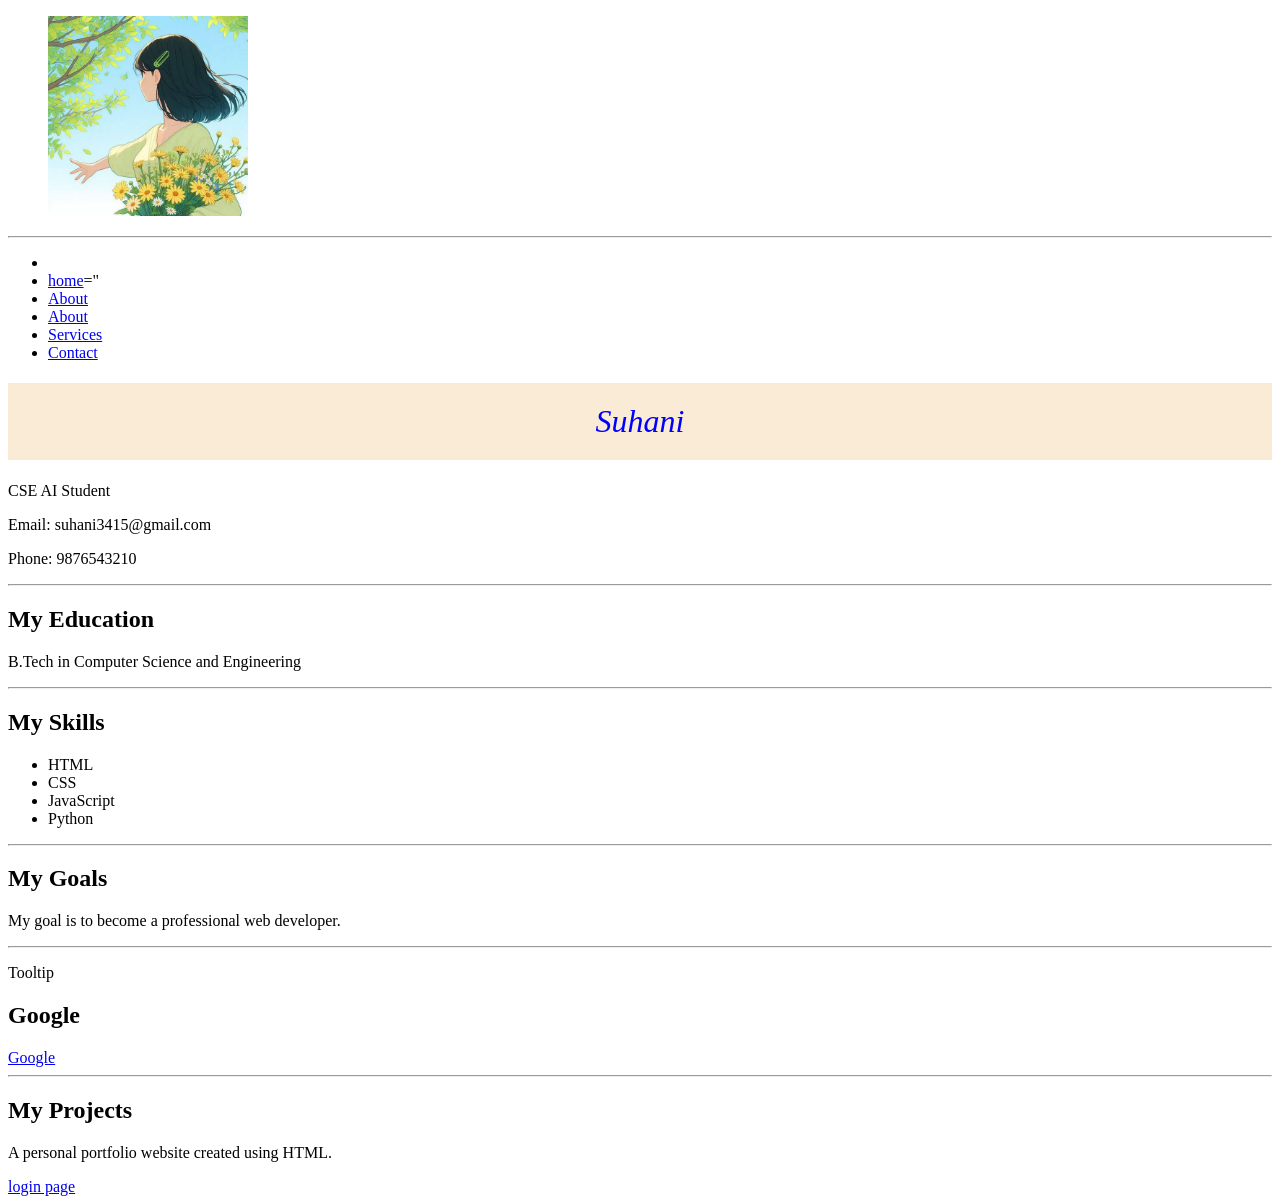
<file: aboutme.html>
<!DOCTYPE html>
<html lang="en">
<head>
    <meta charset="UTF-8">
    <meta name="viewport" content="width=device-width, initial-scale=1.0">
    <title>About me</title>
    <figure>
        <img src="image.jpg" alt="Image" width="200" height="200">
    </figure>
    <hr>
    <style>  
    h1{
        text-align:center;
        color:blue !important;
        background-color: antiquewhite;
      font-family:time new roman;
        /* font-size: 5em; */
        font-weight: 100;
        font-style: italic;
    padding: 20px;}
        </style>
</head>
<body>
     <ul>
        <li id="apply-now"><a></a> 
        <li><a href="#" classactive">home</a>="</li>
        <li><a href="list.html"target="_blank">About</a></li>
        
        <li><a href="layout/layout.html">About</a></li>
        <li><a href="services.html">Services</a></li>
        <li><a href="contact.html">Contact</a></li>
    </ul>

    <h1>Suhani</h1>
    <p>CSE AI Student</p>
    <p>Email: suhani3415@gmail.com</p>
    <p> Phone: 9876543210</p>
    <hr>
    <h2>My Education</h2>
    <p>B.Tech in Computer Science and Engineering</p>
    <hr>
    <h2>My Skills</h2>
    <ul>
        <li>HTML</li>
        <li>CSS</li>
        <li>JavaScript</li>
        <li>Python</li>
    </ul>
    <hr>
    <h2>My Goals</h2>
    <p>My goal is to become a professional web developer.</p>
    <hr>

    <div>
       <p title="this is tooltip">Tooltip </p>
        <h2>Google</h2>
        <a href="https://www.google.com/" target="_blank">Google</a>
    </div>
    <hr>
    <h2>My Projects</h2>
    <p>A personal portfolio website created using HTML.</p>
    <a href="loginwindow.html">
        login page


</body>
</html>
</file>
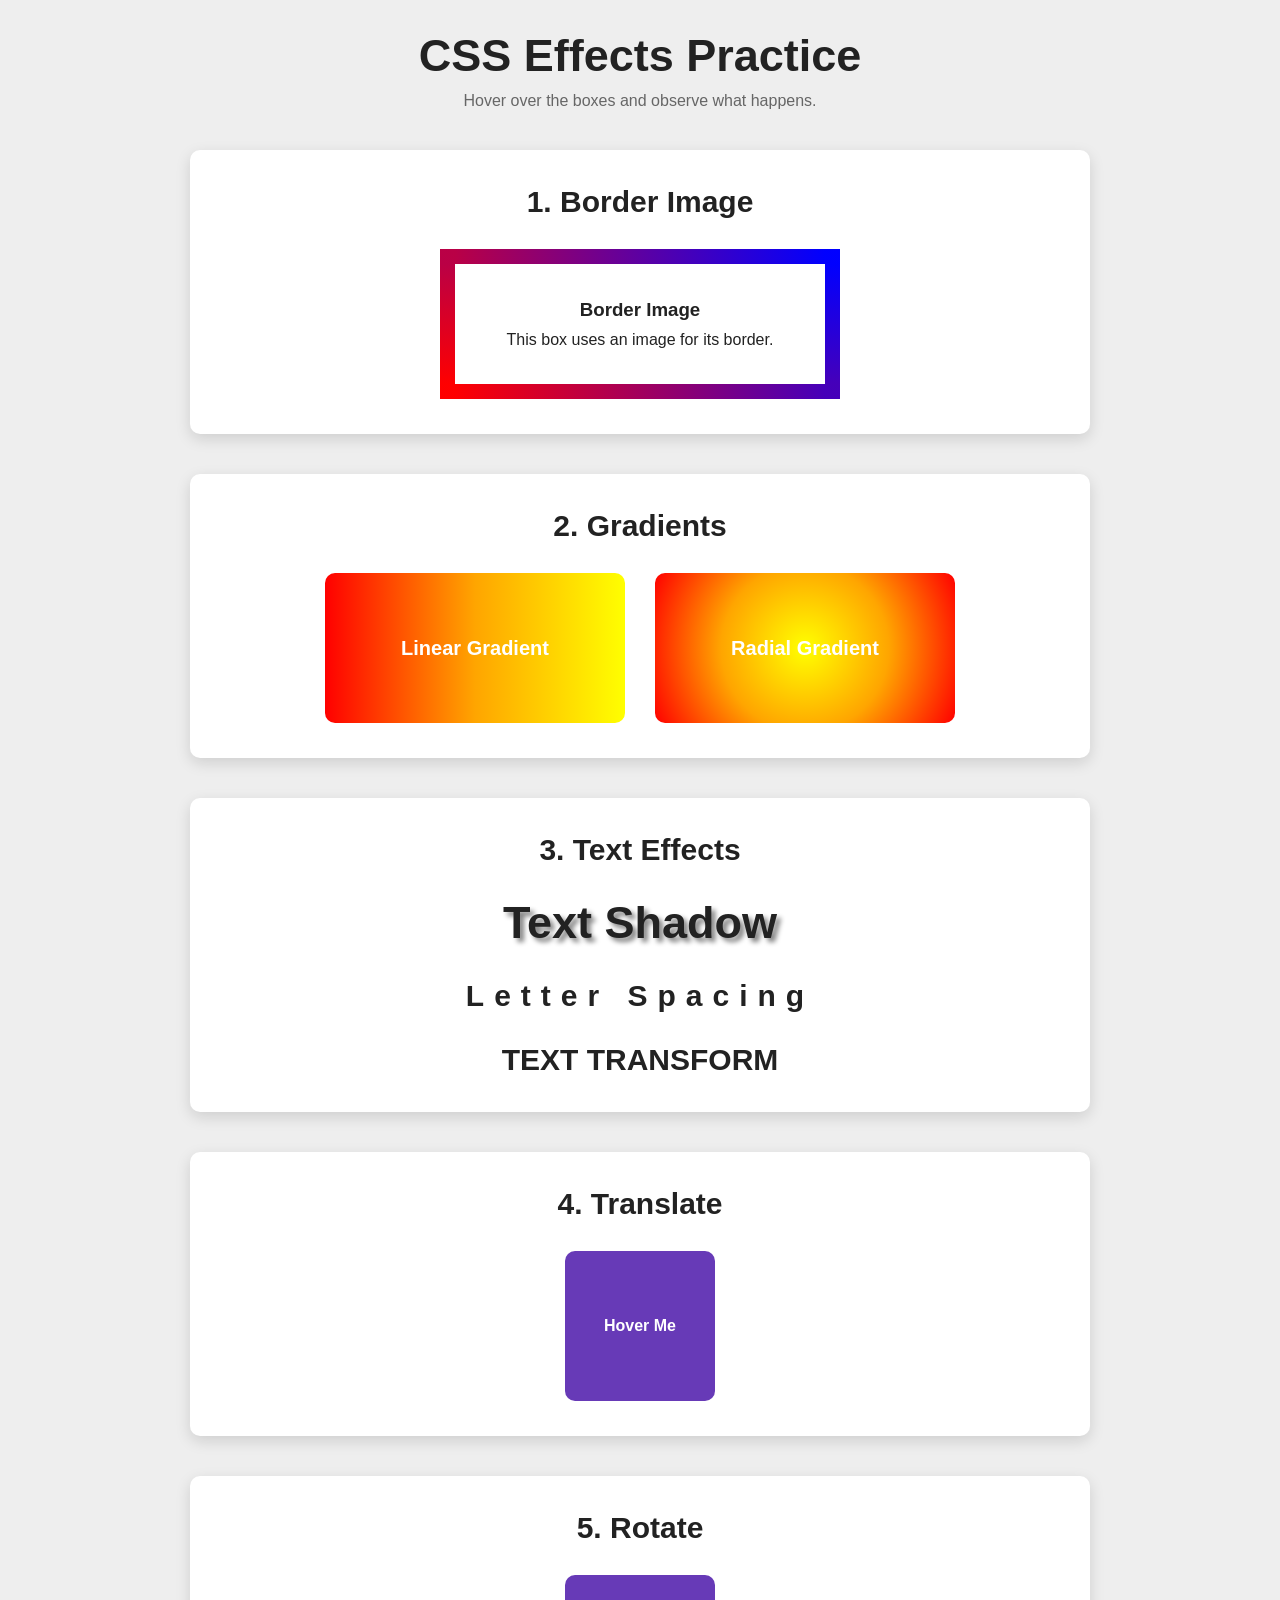
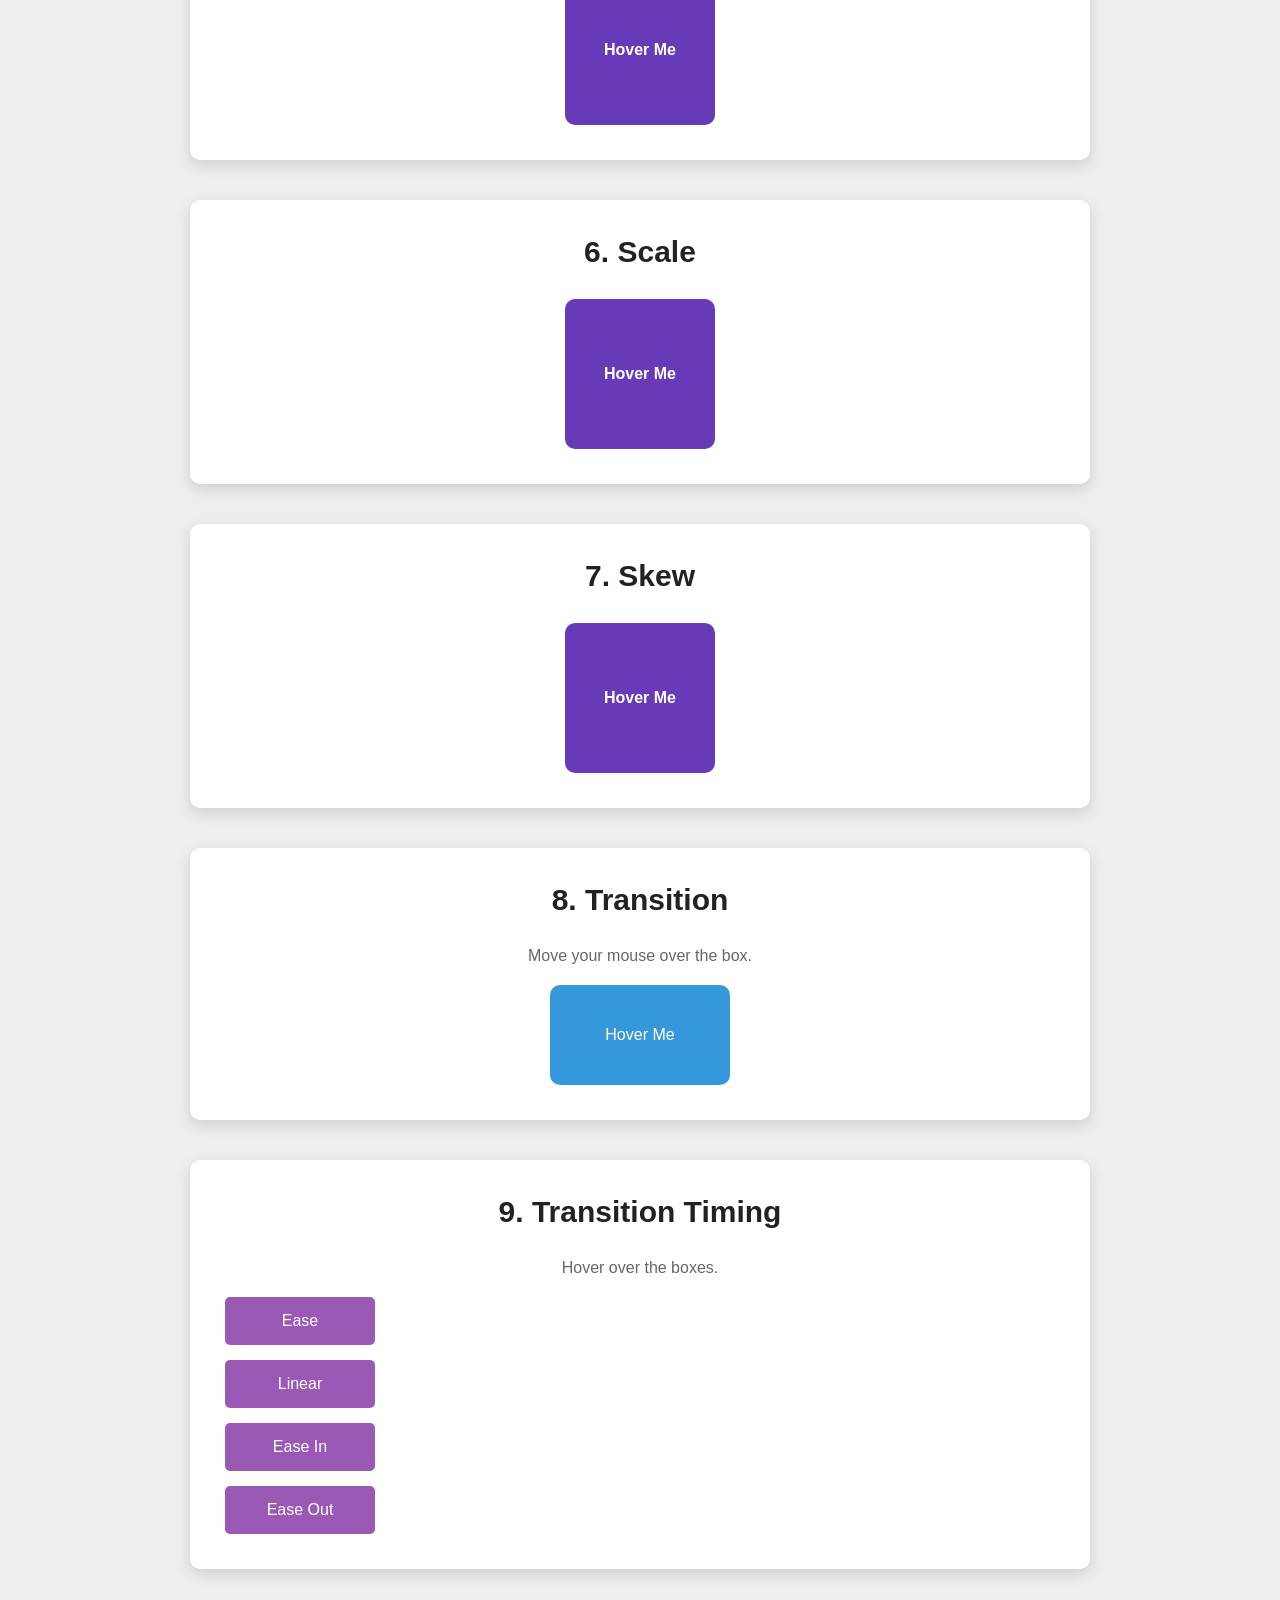
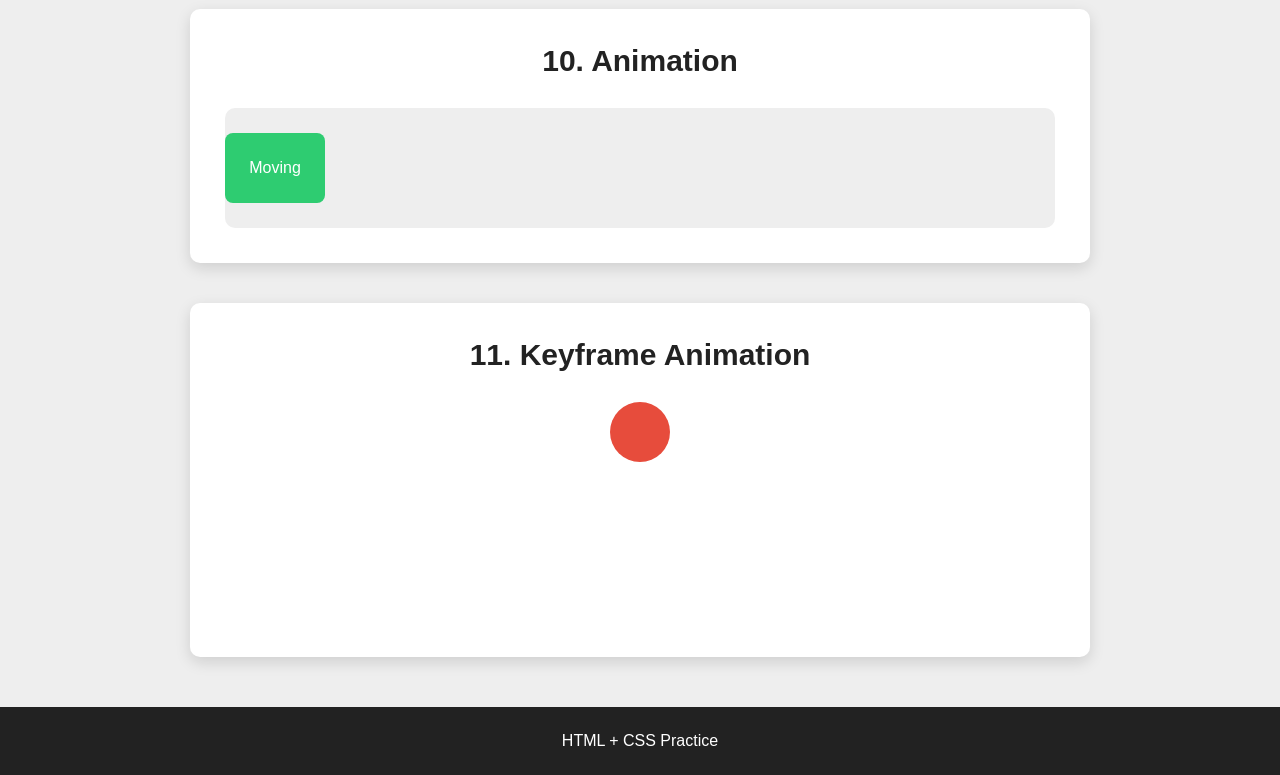
<file: CSSeffects.html>
<!DOCTYPE html>
<html lang="en">

<head>

    <meta charset="UTF-8">

    <meta name="viewport" content="width=device-width, initial-scale=1.0">

    <title>CSS Effects Practice</title>

    <link rel="stylesheet" href="design.css">

</head>

<body>

    <h1>CSS Effects Practice</h1>

    <p class="intro">
        Hover over the boxes and observe what happens.
    </p>

    <section>

        <h2>1. Border Image</h2>

        <div class="border-image-box">

            <h3>Border Image</h3>

            <p>
                This box uses an image for its border.
            </p>

        </div>

    </section>


    <section>

        <h2>2. Gradients</h2>

        <div class="boxes">

            <div class="box linear">
                Linear Gradient
            </div>

            <div class="box radial">
                Radial Gradient
            </div>

        </div>

    </section>


    <section>

        <h2>3. Text Effects</h2>

        <div class="text-box">

            <h3 class="shadow">
                Text Shadow
            </h3>

            <h3 class="spacing">
                Letter Spacing
            </h3>

            <h3 class="uppercase">
                text transform
            </h3>

        </div>

    </section>


    <section>

        <h2>4. Translate</h2>

        <div class="boxes">

            <div class="transform-box translate">
                Hover Me
            </div>

        </div>

    </section>



    <section>

        <h2>5. Rotate</h2>

        <div class="boxes">

            <div class="transform-box rotate">
                Hover Me
            </div>

        </div>

    </section>



    <section>

        <h2>6. Scale</h2>

        <div class="boxes">

            <div class="transform-box scale">
                Hover Me
            </div>

        </div>

    </section>



    <section>

        <h2>7. Skew</h2>

        <div class="boxes">

            <div class="transform-box skew">
                Hover Me
            </div>

        </div>

    </section>



    <section>

        <h2>8. Transition</h2>

        <p class="instruction">
            Move your mouse over the box.
        </p>

        <div class="transition-box">
            Hover Me
        </div>

    </section>



    <section>

        <h2>9. Transition Timing</h2>

        <p class="instruction">
            Hover over the boxes.
        </p>

        <div class="timing-boxes">

            <div class="timing ease">
                Ease
            </div>

            <div class="timing linear-timing">
                Linear
            </div>

            <div class="timing ease-in">
                Ease In
            </div>

            <div class="timing ease-out">
                Ease Out
            </div>

        </div>

    </section>


    <section>

        <h2>10. Animation</h2>

        <div class="animation-area">

            <div class="moving-box">
                Moving
            </div>

        </div>

    </section>



    <section>

        <h2>11. Keyframe Animation</h2>

        <div class="bounce-area">

            <div class="ball"></div>

        </div>

    </section>


    <footer>

        <p>
            HTML + CSS Practice
        </p>

    </footer>


</body>
</file>
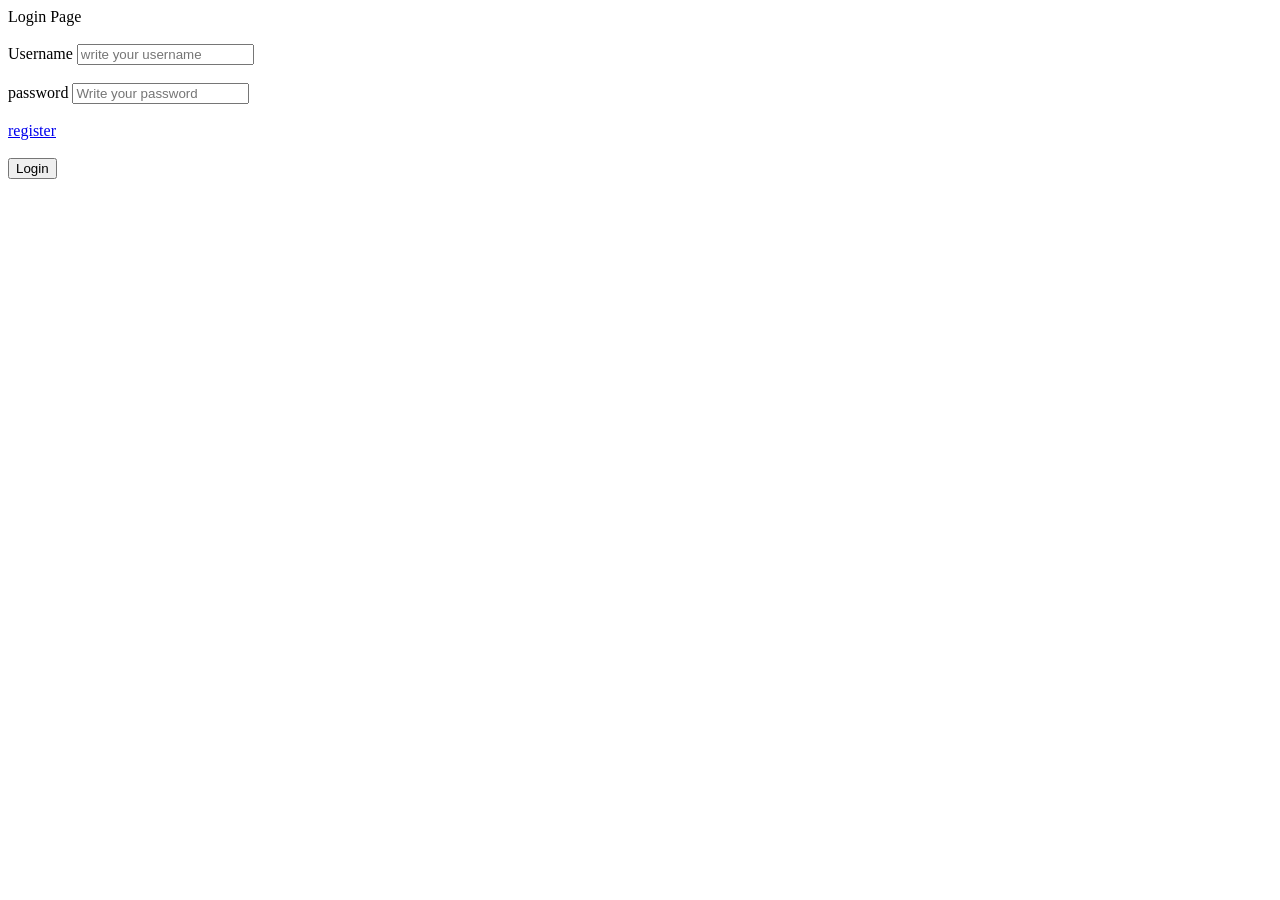
<file: loginwindow.html>
<!DOCTYPE html>
<html lang="en">
<head>
    <meta charset="UTF-8">
    <meta name="viewport" content="width=device-width, initial-scale=1.0">
    <title>Login</title>
</head>
<body>
    <form method="get" autocomplete="on>"

        <h1>Login Page</h1>
        <br><br>

        <label>Username</label>
        <input type="text" placeholder="write your username">
        <br><br>

        <label>password</label>
        <input type="password" placeholder="Write your password">
        <br><br>

        <a href="registrationform.html">
            register
            <br><br>

            <action="loginwindow.html" method="get">


        <button type="login">Login</button>
    </form>
</body>
</html>
</file>
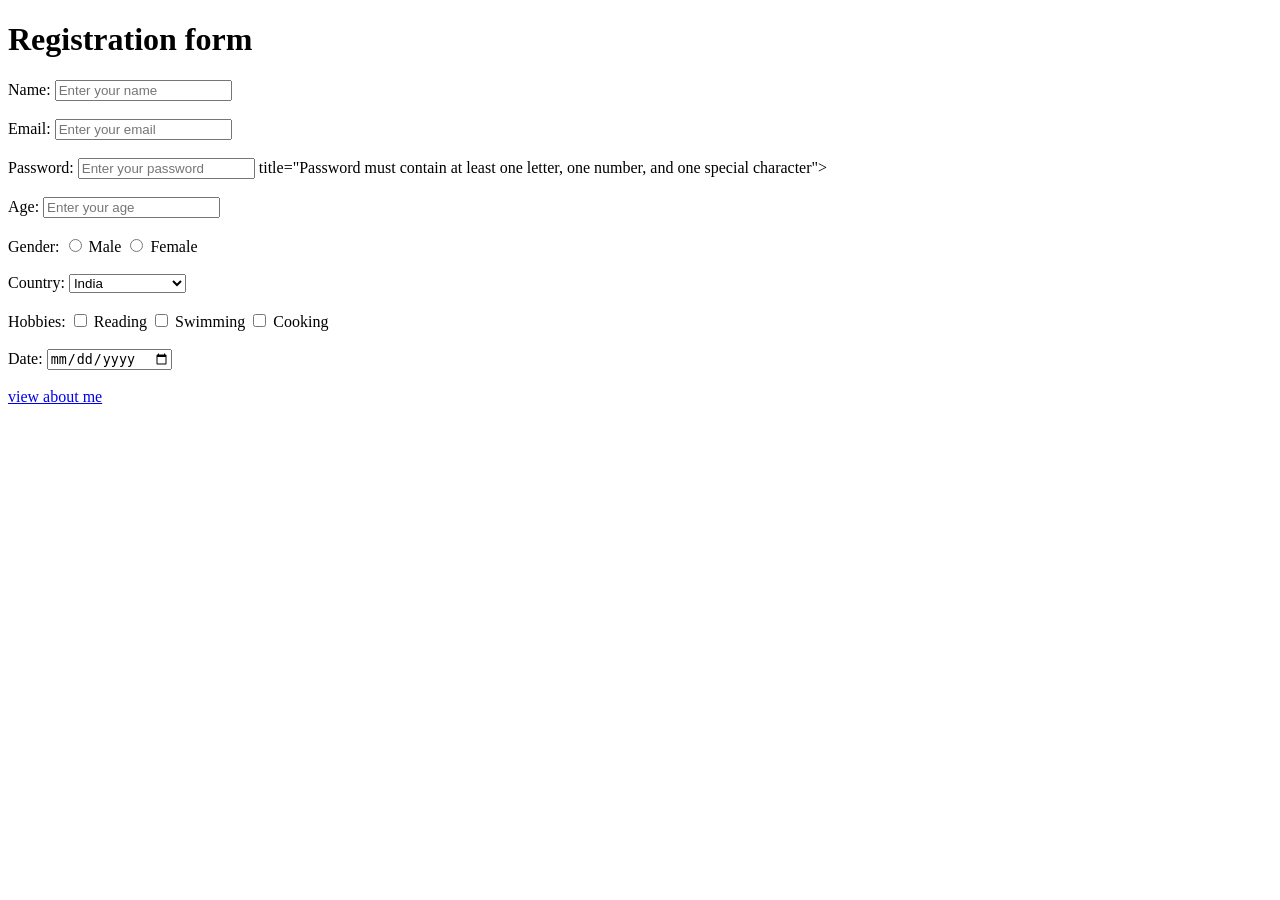
<file: registrationform.html>
<!DOCTYPE html>
<html lang="en">
<head>
    <meta charset="UTF-8">
    <meta name="viewport" content="width=device-width, initial-scale=1.0">
    <title>Registration form</title>
    <head>

    </head>
<body>
    <h1>Registration form</h1>
    
</html><form method="get" autocomplete="on">
    <label>Name:</label>
    <input type="text" placeholder="Enter your name" >
    <br><br>

    <label>Email:</label>
    <input type="email" placeholder="Enter your email" >
    <br><br>

    <label>Password:</label>
    <input type="password" placeholder="Enter your password" minlength="8" maxlength="20" pattern="(?=.*[A-Za-z])(?=.*\d)(?=.*[@$!%*?&])[A-Za-z\d@$!%*?&]" required>
    title="Password must contain at least one letter, one number, and one special character">
    <br><br>

    <label>Age:</label>
    <input type="number" placeholder="Enter your age">
    <br><br>

    <label>Gender:</label>
    <input type="radio" name="gender" value="male"> Male
    <input type="radio" name="gender" value="female"> Female
    <br><br>

    <label>Country:</label>
    <select>
        <option value="india">India</option>
        <option value="canada">Canada</option>
        <option value="uk">United Kingdom</option>
        <option value="australia">Australia</option>
    </select>
    <br><br>

    <label>Hobbies:</label>
    <input type="checkbox" name="hobby" value="reading"> Reading
    <input type="checkbox" name="hobby" value="swimming"> Swimming
    <input type="checkbox" name="hobby" value="cooking"> Cooking
    <br><br>

    <label>Date:</label>
    <input type="date">
    <br><br> 

    <a href="aboutme.html">
        view about me
    </a>

</body>  

</form>
</file>
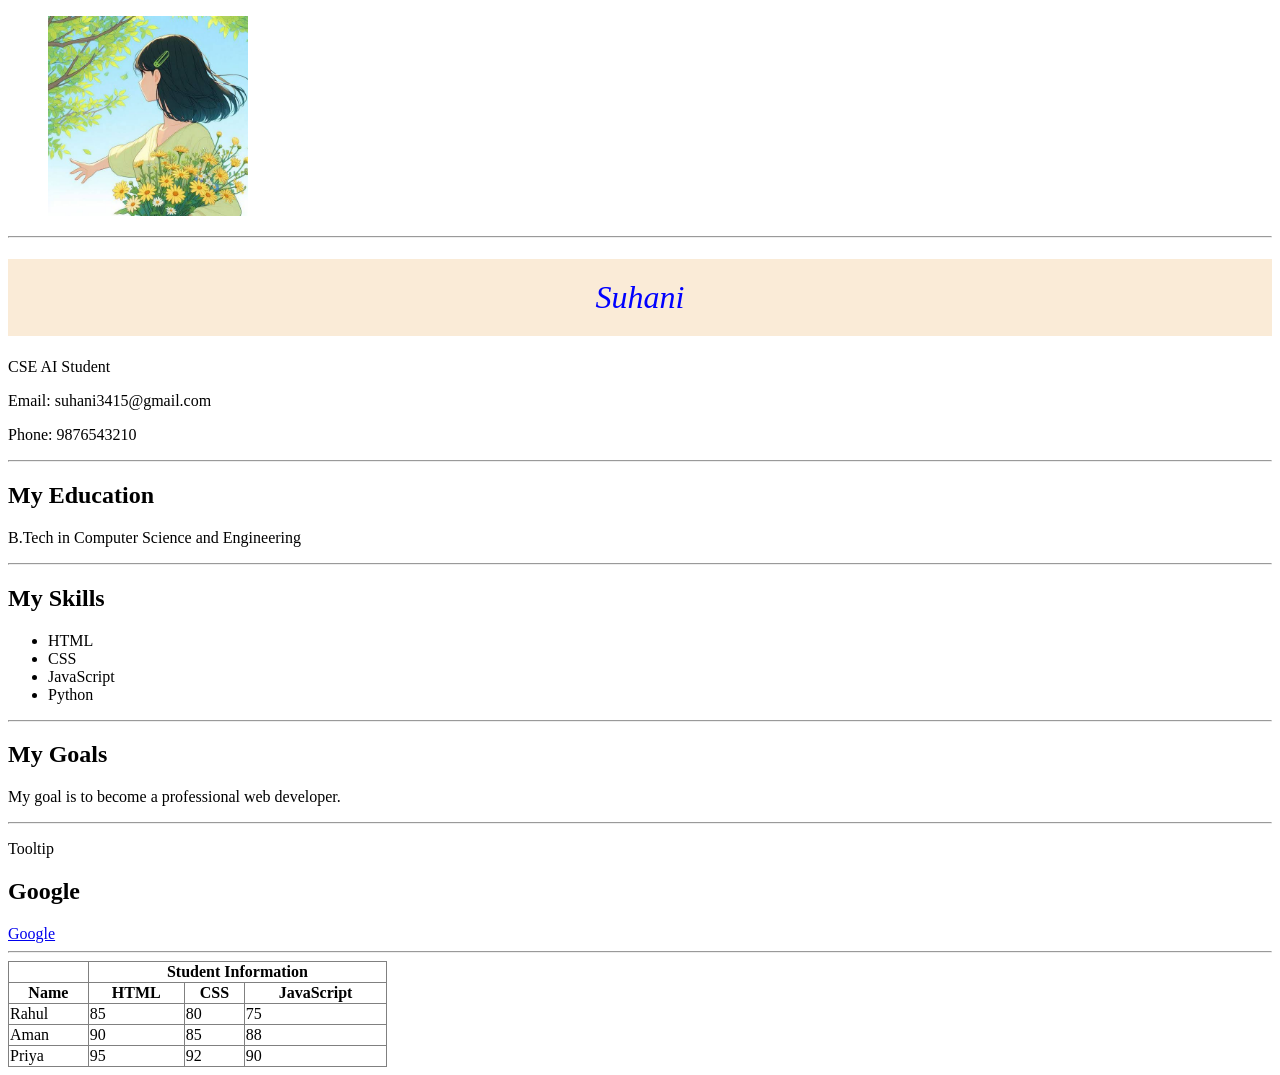
<file: resume.html>
<!DOCTYPE html>
<html lang="en">
<head>
    <meta charset="UTF-8">
    <meta name="viewport" content="width=device-width, initial-scale=1.0">
    <title>Resume</title>
    <figure>
        <img src="image.jpg" alt="Image" width="200" height="200">
    </figure>
    <hr>
    <table border="1" style="border-collapse: collapse;" width="30%" height="30%">
        <tr>
            <td></td>
            <th colspan="3">Student Information</th>
        </tr>

        <tr>
            <th>Name</th>
            <th>HTML</th>
            <th>CSS</th>
            <th>JavaScript</th>
        </tr>
        <tr>
            <td>Rahul</td>
            <td>85</td>
            <td>80</td>
            <td>75</td>
        </tr>
        <tr>
            <td>Aman</td>
            <td>90</td>
            <td>85</td>
            <td>88</td>
        </tr>
        <tr>
            <td>Priya</td>
            <td>95</td>
            <td>92</td> 
            <td>90</td>
        </tr>
    <style>  
    h1{
        text-align:center;
        color:blue !important;
        background-color: antiquewhite;
      font-family:time new roman;
        /* font-size: 5em; */
        font-weight: 100;
        font-style: italic;
    padding: 20px;}
        </style>
</head>
<body>

    <h1>Suhani</h1>
    <p>CSE AI Student</p>
    <p>Email: suhani3415@gmail.com</p>
    <p> Phone: 9876543210</p>
    <hr>
    <h2>My Education</h2>
    <p>B.Tech in Computer Science and Engineering</p>
    <hr>
    <h2>My Skills</h2>
    <ul>
        <li>HTML</li>
        <li>CSS</li>
        <li>JavaScript</li>
        <li>Python</li>
    </ul>
    <hr>
    <h2>My Goals</h2>
    <p>My goal is to become a professional web developer.</p>
    <hr>

    <div>
       <p title="this is tooltip">Tooltip </p>
        <h2>Google</h2>
        <a href="https://www.google.com/" target="_blank">Google</a>
    </div>
    <hr>
</body>
</html>
</file>
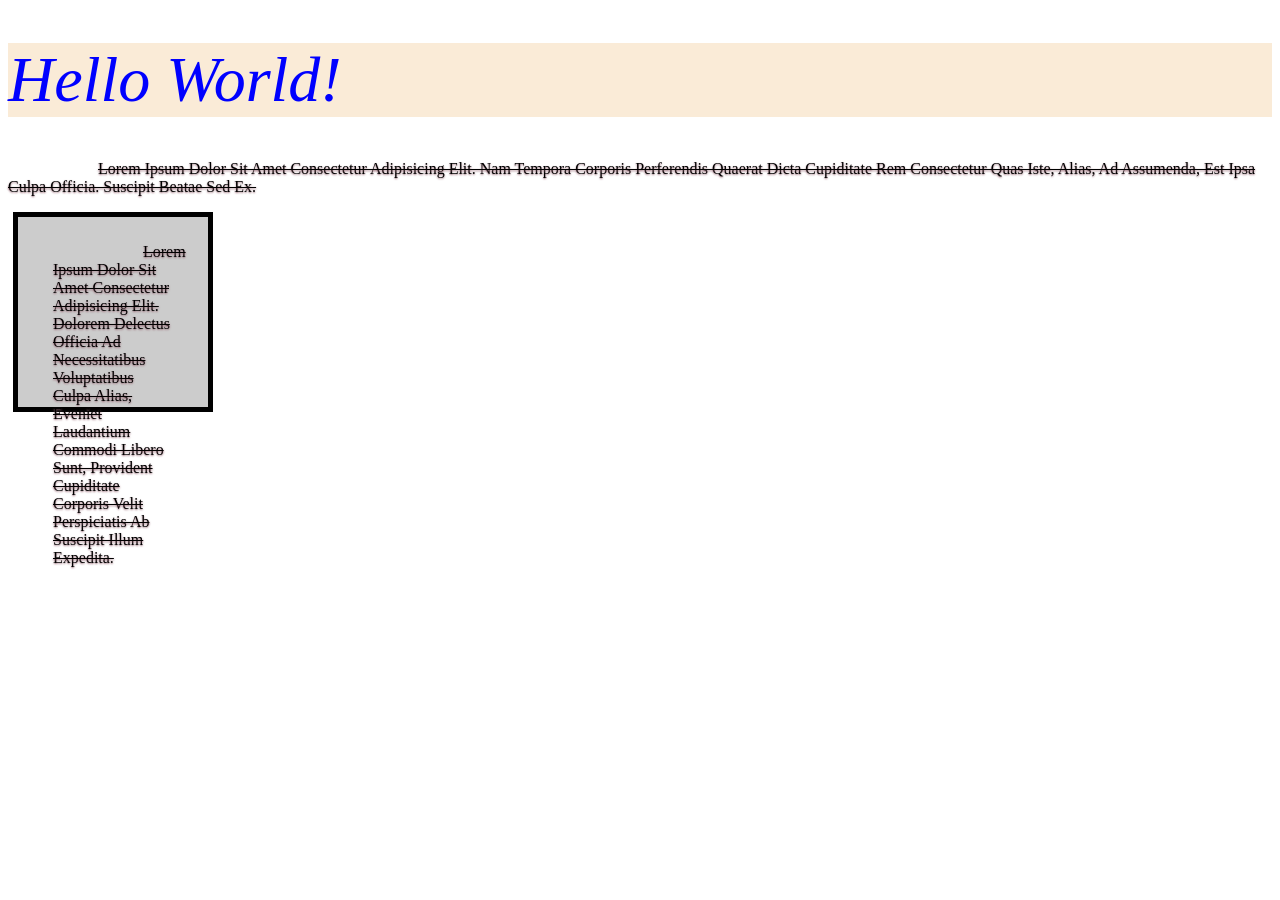
<file: Web-A7/flexLayout/stylePage.html>
<!DOCTYPE html>
<html lang="en">
<head>
    <meta charset="UTF-8">
    <meta name="viewport" content="width=device-width, initial-scale=1.0">
    <title>CSS- Font | Text | CSS Box Model(w/h/m/p/b)</title>
    <style>
      h1{
        color:blue !important;
        background-color: antiquewhite;
      font-family:time new roman;
        /* font-size: 5em; */
        font-weight: 100;
        font-style: italic;
      }
      p{
        text-align: left;
        text-decoration:line-through;
        text-transform:capitalize;
        text-shadow: 0px 1px 2px #986a76;
        text-indent: 90px;        
      }
      #box{
        width: 200px;
        height: 200px;
        background: #CCC;
        border: 5px solid #000;
        margin: 0px 10px 6px 5px;
        padding: 10px 35px; 
        box-sizing: border-box;
      }
    </style>

</head>
<body>
    <!-- css - inline / internal and external -->
     <h1 style="font-size: 4em; color: rgb(167, 196, 196);">Hello World!</h1>
 <p>
  Lorem ipsum dolor sit amet consectetur adipisicing elit. Nam tempora corporis perferendis quaerat dicta cupiditate rem consectetur quas iste, alias, ad assumenda, est ipsa culpa officia. Suscipit beatae sed ex.
 </p>
 <!-- box model -->
  <div id="box">
<p>
  Lorem ipsum dolor sit amet consectetur adipisicing elit. Dolorem delectus officia ad necessitatibus voluptatibus culpa alias, eveniet laudantium commodi libero sunt, provident cupiditate corporis velit perspiciatis ab suscipit illum expedita.
</p>
  </div>
  
    
</body>
</html>
</file>
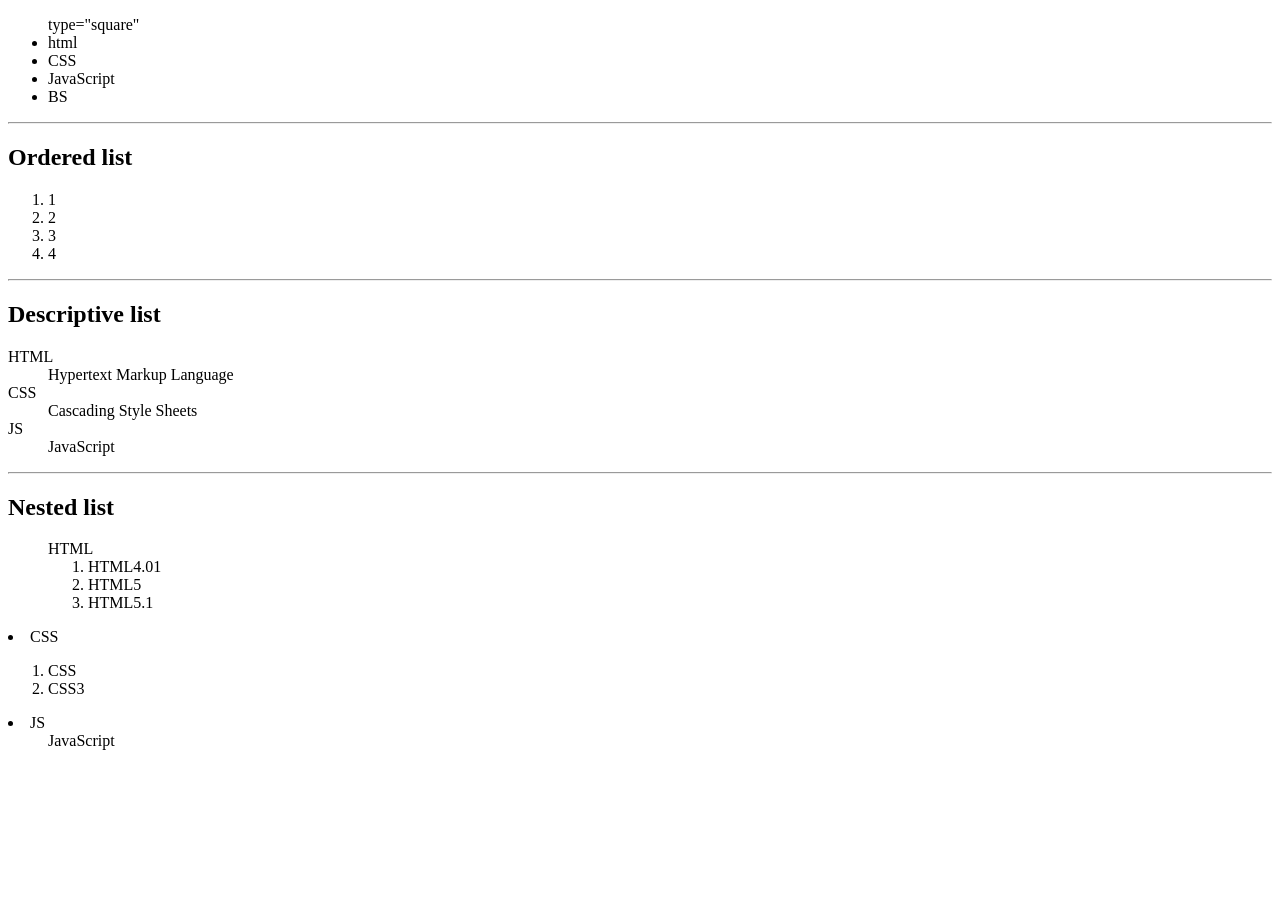
<file: Web-A7/stylePage.html/list.html>
<!DOCTYPE html>
<html lang="en">
<head>
    <meta charset="UTF-8">
    <meta name="viewport" content="width=device-width, initial-scale=1.0">
    <title></title>
</head>
<body>
    <ul>
        type="square"
        <li>html</li>
        <li>CSS</li>
        <li>JavaScript</li>
        <li>BS</li>
    </ul>
    <hr>
    <h2>Ordered list</h2>

    <ol>
        <li>1</li>
        <li>2</li>
        <li>3</li>
        <li>4</li>
    </ol>
    <hr>
    <h2>Descriptive list</h2>

    <dl>
        <dt>HTML</dt>
        <dd>Hypertext Markup Language</dd>

        <dt>CSS</dt>
        <dd>Cascading Style Sheets</dd>

        <dt>JS</dt>
        <dd>JavaScript</dd>
    </dl>

    <hr>
    <h2>Nested list</h2>
    <ul type="none">
        <li>HTML
            <ol>
                <li>HTML4.01</li>
                <li>HTML5</li>
                <li>HTML5.1</li>
            </ol>
            </ul>
        </li>
        <li>CSS
            <ol>
                <li>CSS</li>
                <li>CSS3</li>
            </ol>         
        </li>
        <li>JS
            <dd>JavaScript</dd>
        </li>
    </ul>
    
</body>
</html>
</file>
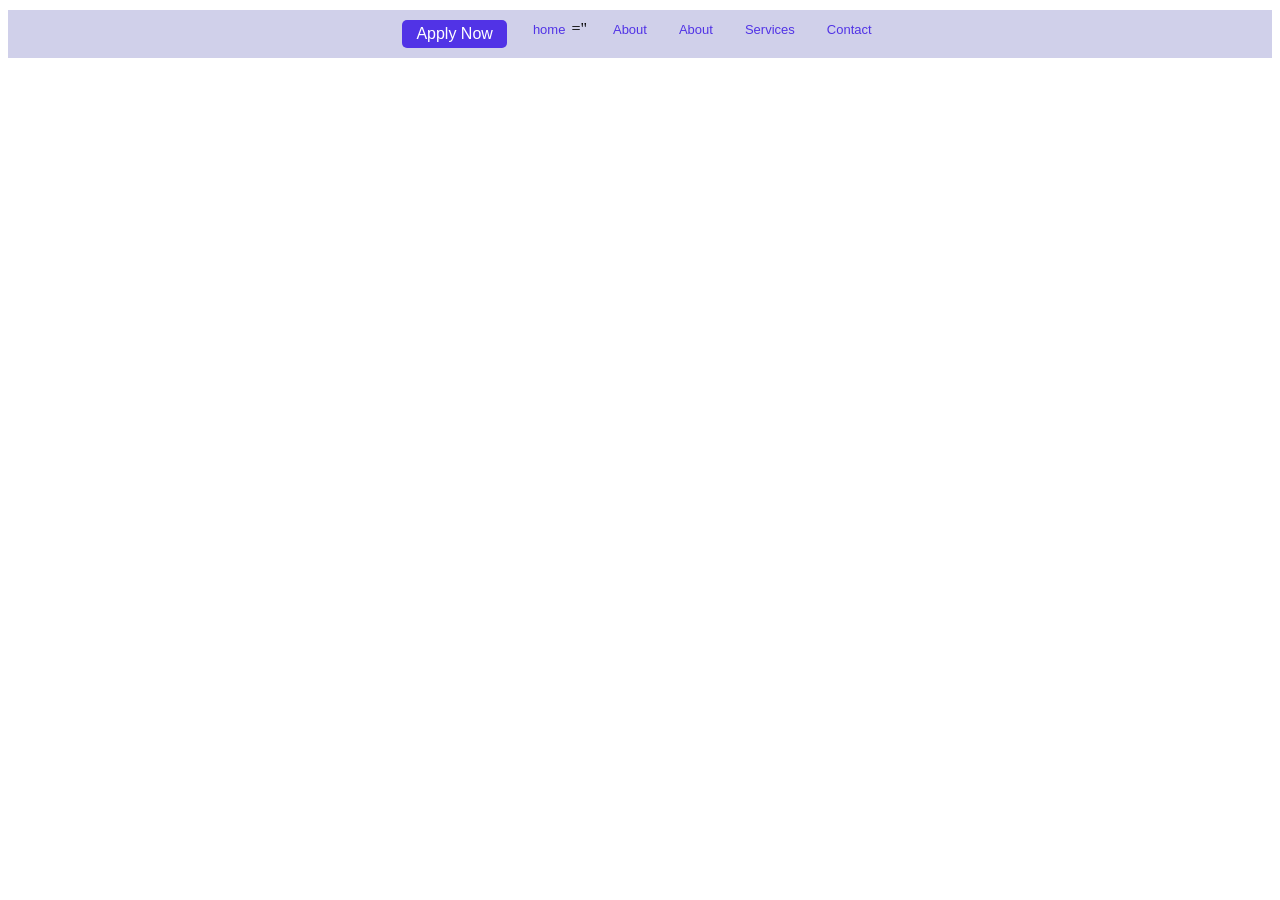
<file: Web-A7/stylePage.html/navbar.html>
<!DOCTYPE html>
<html lang="en">
<head>
    <meta charset="UTF-8">
    <meta name="viewport" content="width=device-width, initial-scale=1.0">
    <title>Navigation Bar</title>
 <style>
    ul{
        list-style: none;
        display: flex;
        justify-content: center;
        margin-top: 10px;
        background-color:rgb(208, 208, 234);
        padding: 10px 0;
    }
 ul li{
    margin: 0 10px;
 }
 ul li a{
    text-decoration: none;
    color: #5133e6;
    padding: 5px 6px;
    font-family: Arial, sans-serif;
    font-size: 13px;
 }
 ul li a:hover{
    color: #c74a19;
    font-size: 16px;
    text-decoration: underline;
    text-shadow: 0px 1px 2px #000;
 }
 #apply-now{
    background-color: #5133e6;
    padding: 5px 8px;
    border-radius: 5px;
 }
 #apply-now a{
    color: #fff;
    font-size: 16px;
 }
 #apply-now a:hover{
    font-size: 13px;
    text-decoration: none;
    text-shadow: 0px 1px 2px #000;
 }

 </style>

</head>
<body>
    <ul>
        <li id="apply-now"><a href="https://www.kiet.edu/admissio   ns/closed/" target="_blank">Apply Now</a></li>
        <li><a href="#" classactive">home</a>="</li>
        <li><a href="list.html"target="_blank">About</a></li>
        
        <li><a href="layout/layout.html">About</a></li>
        <li><a href="services.html">Services</a></li>
        <li><a href="contact.html">Contact</a></li>
    </ul>
    
</body>
</html>
</file>
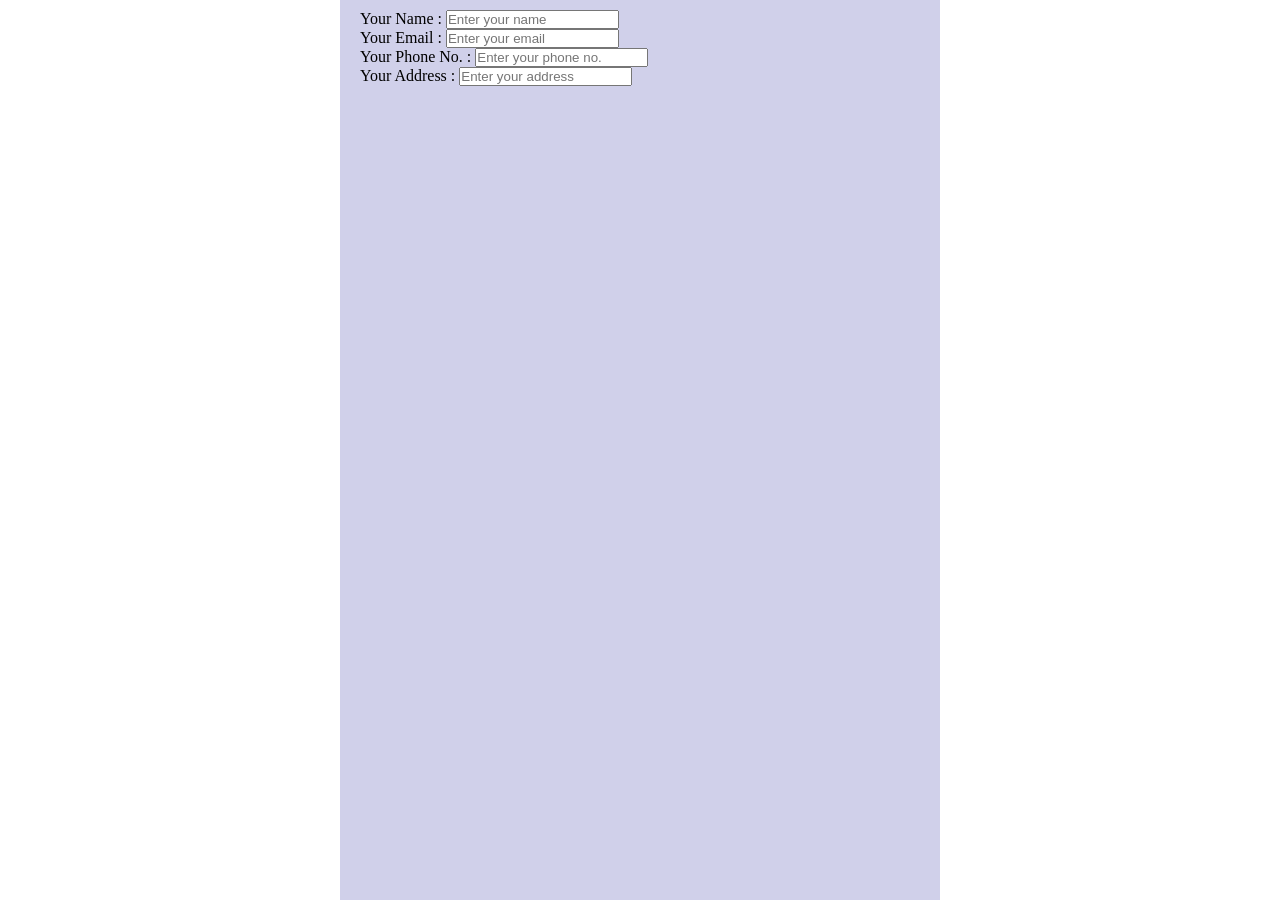
<file: Web-A7/stylePage.html/registrationForm.html>
<!DOCTYPE html>
<html lang="en">
<head>
    <meta charset="UTF-8">
    <meta name="viewport" content="width=device-width, initial-scale=1.0">
    <title>Student Registration Form</title>
</head>
<body>
    <style>
        *,html{
            margin: 0;
            padding: 0;
        }
        #box{
            width: 600px;
            height: 900px;
            background-color: rgb(208, 208, 234);
            margin: 0px auto;
            padding: 10px 20px;
            box-sizing: border-box;
        }

    </style>
    <body>
        <div id="box">
            <form>
                <div>
                    <lable>Your Name :</lable>
                    <input type="text" name="name" placeholder="Enter your name"/>
                </div>
                <div>
                    <lable>Your Email :</lable>
                    <input type="email" placeholder="Enter your email"/>
                </div>
                <div>
                    <lable>Your Phone No. :</lable>
                    <input type="tel" placeholder="Enter your phone no."/>
                </div>
                <div>
                    <lable>Your Address :</lable>
                    <input type="text" placeholder="Enter your address"/>
            </form>
           
</body>
</html>
</file>
<file: design.css>
* {
    margin: 0;
    padding: 0;
    box-sizing: border-box;
}

body {

    font-family: Arial, sans-serif;

    background-color: #eeeeee;

    color: #222;

    padding-top: 30px;
}



body > h1 {

    text-align: center;

    font-size: 45px;

    margin-bottom: 10px;
}

.intro {

    text-align: center;

    color: #666;

    margin-bottom: 40px;
}




section {

    width: 90%;

    max-width: 900px;

    margin: 40px auto;

    padding: 35px;

    background-color: white;

    border-radius: 10px;

    box-shadow: 0 5px 15px #0002;
}

section h2 {

    text-align: center;

    margin-bottom: 30px;

    font-size: 30px;
}


.boxes {

    display: flex;

    justify-content: center;

    align-items: center;

    gap: 30px;

    flex-wrap: wrap;
}



.border-image-box {

    width: 400px;

    margin: auto;

    padding: 35px;

    text-align: center;

    border: 15px solid transparent;

    border-image:
        linear-gradient(
            45deg,
            red,
            blue
        ) 1;
}

.border-image-box h3 {

    margin-bottom: 10px;
}


.box {

    width: 300px;

    height: 150px;

    display: flex;

    justify-content: center;

    align-items: center;

    color: white;

    font-size: 20px;

    font-weight: bold;

    border-radius: 10px;
}


.linear {

    background:
        linear-gradient(
            to right,
            red,
            orange,
            yellow
        );
}



.radial {

    background:
        radial-gradient(
            circle,
            yellow,
            orange,
            red
        );
}



.text-box {

    text-align: center;
}

.shadow {

    font-size: 45px;

    text-shadow:
        4px 4px 5px gray;

    margin-bottom: 30px;
}


.spacing {

    font-size: 30px;

    letter-spacing: 10px;

    margin-bottom: 30px;
}


.uppercase {

    font-size: 30px;

    text-transform: uppercase;
}



.transform-box {

    width: 150px;

    height: 150px;

    display: flex;

    justify-content: center;

    align-items: center;

    background-color: #673ab7;

    color: white;

    border-radius: 10px;

    font-weight: bold;

    cursor: pointer;
}



.translate:hover {

    transform: translate(50px, -20px);
}



.rotate:hover {

    transform: rotate(30deg);
}



.scale:hover {

    transform: scale(1.3);
}



.skew:hover {

    transform: skew(20deg);
}



.instruction {

    text-align: center;

    color: #666;

    margin-bottom: 20px;
}


.transition-box {

    width: 180px;

    height: 100px;

    margin: auto;

    display: flex;

    justify-content: center;

    align-items: center;

    background-color: #3498db;

    color: white;

    border-radius: 10px;

    cursor: pointer;

    transition:
        transform 0.5s ease,
        background-color 0.5s ease,
        box-shadow 0.5s ease;
}


.transition-box:hover {

    transform: scale(1.2);

    background-color: #e74c3c;

    box-shadow:
        0 10px 20px #0005;
}



.timing-boxes {

    display: flex;

    flex-direction: column;

    gap: 15px;
}


.timing {

    width: 150px;

    padding: 15px;

    background-color: #9b59b6;

    color: white;

    text-align: center;

    border-radius: 5px;

    cursor: pointer;
}


/* Ease */

.ease {

    transition:
        width 2s ease;
}


/* Linear */

.linear-timing {

    transition:
        width 2s linear;
}


/* Ease In */

.ease-in {

    transition:
        width 2s ease-in;
}


/* Ease Out */

.ease-out {

    transition:
        width 2s ease-out;
}



.timing-boxes:hover .timing {

    width: 90%;
}




.animation-area {

    height: 120px;

    background-color: #eeeeee;

    border-radius: 10px;

    position: relative;

    overflow: hidden;
}


.moving-box {

    width: 100px;

    height: 70px;

    background-color: #2ecc71;

    color: white;

    display: flex;

    justify-content: center;

    align-items: center;

    border-radius: 8px;

    position: absolute;

    top: 25px;

    left: 0;

    animation:
        move 3s linear infinite;
}


/* Animation */

@keyframes move {

    from {

        left: 0;
    }

    to {

        left: calc(100% - 100px);
    }

}



.bounce-area {

    height: 220px;

    display: flex;

    justify-content: center;

    align-items: flex-start;
}


.ball {

    width: 60px;

    height: 60px;

    background-color: #e74c3c;

    border-radius: 50%;

    animation:
        bounce 1s ease-in-out infinite;
}


@keyframes bounce {

    0% {

        transform: translateY(0);
    }

    50% {

        transform: translateY(130px);
    }

    100% {

        transform: translateY(0);
    }

}



footer {

    margin-top: 50px;

    padding: 25px;

    text-align: center;

    background-color: #222;

    color: white;
}
</file>
